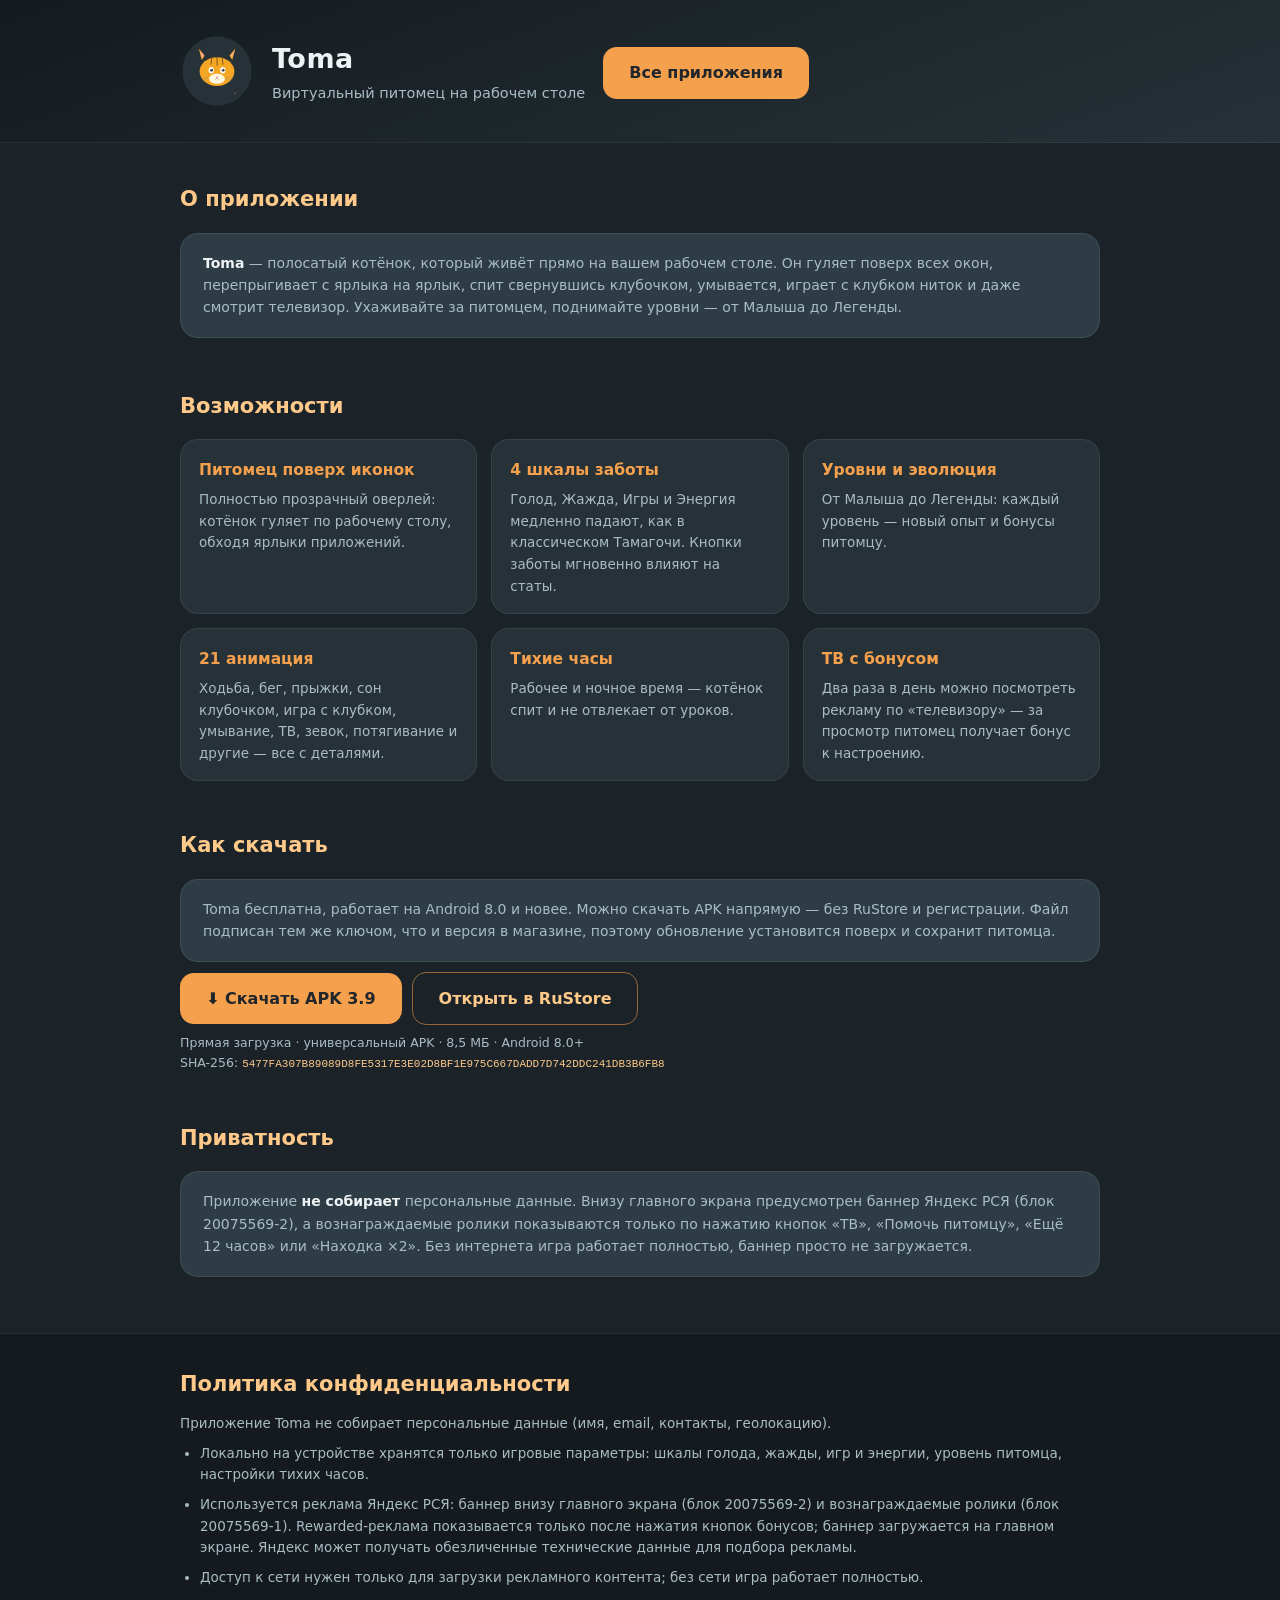
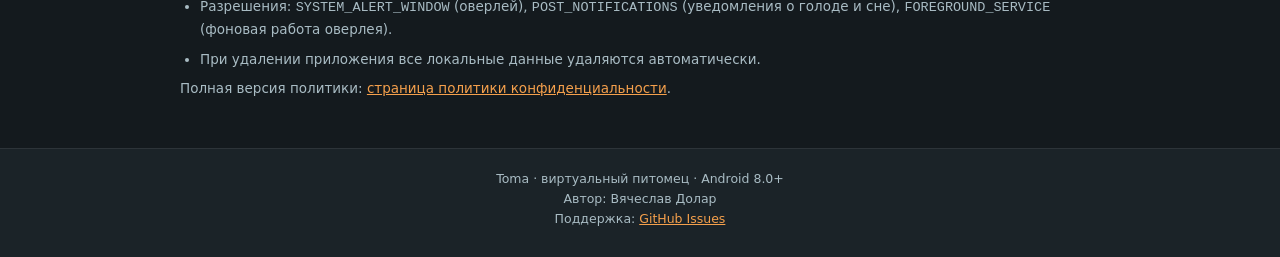
<file: index.html>
<!DOCTYPE html>
<html lang="ru">
<head>
<meta charset="utf-8">
<meta name="viewport" content="width=device-width, initial-scale=1">
<title>Toma — виртуальный питомец на рабочем столе</title>
<meta name="description" content="Toma — полосатый котёнок, который гуляет поверх иконок на рабочем столе. Корми, играй, следи за 4 шкалами. Бесплатно, работает офлайн.">
<meta property="og:title" content="Toma — виртуальный питомец на рабочем столе">
<meta property="og:description" content="Полосатый котёнок гуляет поверх иконок: 4 шкалы, уровни, 21 анимация. Бесплатно, офлайн.">
<meta property="og:type" content="website">
<meta property="og:image" content="assets/icon-512.svg">
<link rel="icon" href="assets/icon-512.svg">
<link rel="stylesheet" href="assets/style.css">
</head>
<body>

<header class="top">
  <div class="wrap top-in">
    <img class="logo" src="assets/icon-512.svg" alt="Иконка приложения Toma — полосатый котёнок">
    <div>
      <h1>Toma</h1>
      <p class="tag">Виртуальный питомец на рабочем столе</p>
    </div>
    <a class="btn top-btn" href="https://takomak2012-cyber.github.io" rel="noopener">Все приложения</a>
  </div>
</header>

<main class="wrap">

  <section>
    <h2>О приложении</h2>
    <div class="facts">
      <b>Toma</b> — полосатый котёнок, который живёт прямо на вашем рабочем столе.
      Он гуляет поверх всех окон, перепрыгивает с ярлыка на ярлык, спит свернувшись клубочком,
      умывается, играет с клубком ниток и даже смотрит телевизор.
      Ухаживайте за питомцем, поднимайте уровни — от Малыша до Легенды.
    </div>
  </section>

  <section>
    <h2>Возможности</h2>
    <div class="cards">
      <div class="card"><h3>Питомец поверх иконок</h3><p>Полностью прозрачный оверлей: котёнок гуляет по рабочему столу, обходя ярлыки приложений.</p></div>
      <div class="card"><h3>4 шкалы заботы</h3><p>Голод, Жажда, Игры и Энергия медленно падают, как в классическом Тамагочи. Кнопки заботы мгновенно влияют на статы.</p></div>
      <div class="card"><h3>Уровни и эволюция</h3><p>От Малыша до Легенды: каждый уровень — новый опыт и бонусы питомцу.</p></div>
      <div class="card"><h3>21 анимация</h3><p>Ходьба, бег, прыжки, сон клубочком, игра с клубком, умывание, ТВ, зевок, потягивание и другие — все с деталями.</p></div>
      <div class="card"><h3>Тихие часы</h3><p>Рабочее и ночное время — котёнок спит и не отвлекает от уроков.</p></div>
      <div class="card"><h3>ТВ с бонусом</h3><p>Два раза в день можно посмотреть рекламу по «телевизору» — за просмотр питомец получает бонус к настроению.</p></div>
    </div>
  </section>

  <section id="download">
    <h2>Как скачать</h2>
    <div class="facts">
      Toma бесплатна, работает на Android 8.0 и новее. Можно скачать APK напрямую —
      без RuStore и регистрации. Файл подписан тем же ключом, что и версия в магазине,
      поэтому обновление установится поверх и сохранит питомца.
    </div>
    <div class="btn-row">
      <a class="btn" href="https://github.com/takomak2012-cyber/Toma/releases/download/v3.9/Tomagochi_v3.9-universal.apk" rel="noopener">⬇ Скачать APK 3.9</a>
      <a class="btn btn-secondary" href="https://www.rustore.ru/catalog/app/com.tomagochi.pet" rel="noopener">Открыть в RuStore</a>
    </div>
    <p class="btn-note">Прямая загрузка · универсальный APK · 8,5 МБ · Android 8.0+<br>
      SHA-256: <code>5477FA307B89089D8FE5317E3E02D8BF1E975C667DADD7D742DDC241DB3B6FB8</code></p>
  </section>

  <section>
    <h2>Приватность</h2>
    <div class="facts">
      Приложение <b>не собирает</b> персональные данные. Внизу главного экрана предусмотрен баннер Яндекс РСЯ (блок 20075569-2),
      а вознаграждаемые ролики показываются только по нажатию кнопок «ТВ», «Помочь питомцу», «Ещё 12 часов» или «Находка ×2».
      Без интернета игра работает полностью, баннер просто не загружается.
    </div>
  </section>

</main>

<div class="policy">
  <div class="wrap">
    <h2>Политика конфиденциальности</h2>
    <p>Приложение Toma не собирает персональные данные (имя, email, контакты, геолокацию).</p>
    <ul>
      <li>Локально на устройстве хранятся только игровые параметры: шкалы голода, жажды, игр и энергии, уровень питомца, настройки тихих часов.</li>
      <li>Используется реклама Яндекс РСЯ: баннер внизу главного экрана (блок 20075569-2) и вознаграждаемые ролики (блок 20075569-1). Rewarded-реклама показывается только после нажатия кнопок бонусов; баннер загружается на главном экране. Яндекс может получать обезличенные технические данные для подбора рекламы.</li>
      <li>Доступ к сети нужен только для загрузки рекламного контента; без сети игра работает полностью.</li>
      <li>Разрешения: <code>SYSTEM_ALERT_WINDOW</code> (оверлей), <code>POST_NOTIFICATIONS</code> (уведомления о голоде и сне), <code>FOREGROUND_SERVICE</code> (фоновая работа оверлея).</li>
      <li>При удалении приложения все локальные данные удаляются автоматически.</li>
    </ul>
    <p>Полная версия политики: <a href="privacy.html">страница политики конфиденциальности</a>.</p>
  </div>
</div>

<footer>
  <div class="wrap">
    Toma · виртуальный питомец · Android 8.0+<br>
    Автор: Вячеслав Долар<br>
    Поддержка: <a href="https://github.com/takomak2012-cyber/Toma/issues">GitHub Issues</a>
  </div>
</footer>

</body>
</html>
</file>
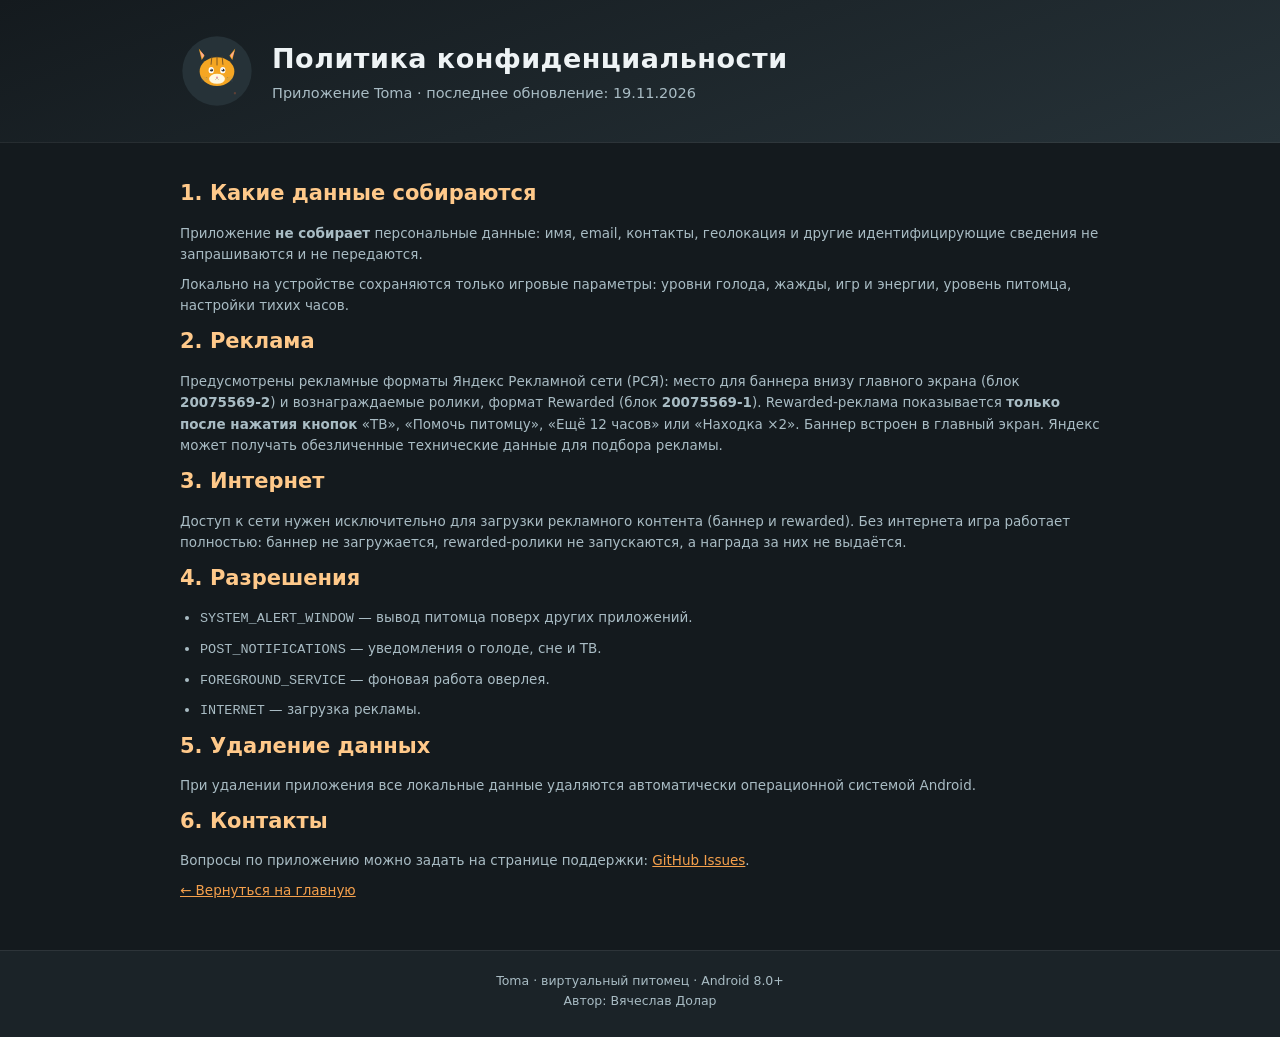
<file: privacy.html>
<!DOCTYPE html>
<html lang="ru">
<head>
<meta charset="utf-8">
<meta name="viewport" content="width=device-width, initial-scale=1">
<title>Политика конфиденциальности — Toma</title>
<link rel="icon" href="assets/icon-512.svg">
<link rel="stylesheet" href="assets/style.css">
</head>
<body>

<header class="top">
  <div class="wrap top-in">
    <img class="logo" src="assets/icon-512.svg" alt="Иконка приложения Toma">
    <div>
      <h1>Политика конфиденциальности</h1>
      <p class="tag">Приложение Toma · последнее обновление: 19.11.2026</p>
    </div>
  </div>
</header>

<div class="policy" style="margin-top:0; border-top:none;">
  <div class="wrap">
    <h2>1. Какие данные собираются</h2>
    <p>Приложение <b>не собирает</b> персональные данные: имя, email, контакты, геолокация и другие идентифицирующие сведения не запрашиваются и не передаются.</p>
    <p>Локально на устройстве сохраняются только игровые параметры: уровни голода, жажды, игр и энергии, уровень питомца, настройки тихих часов.</p>

    <h2>2. Реклама</h2>
    <p>Предусмотрены рекламные форматы Яндекс Рекламной сети (РСЯ): место для баннера внизу главного экрана (блок <b>20075569-2</b>) и вознаграждаемые ролики, формат Rewarded (блок <b>20075569-1</b>). Rewarded-реклама показывается <b>только после нажатия кнопок</b> «ТВ», «Помочь питомцу», «Ещё 12 часов» или «Находка ×2». Баннер встроен в главный экран. Яндекс может получать обезличенные технические данные для подбора рекламы.</p>

    <h2>3. Интернет</h2>
    <p>Доступ к сети нужен исключительно для загрузки рекламного контента (баннер и rewarded). Без интернета игра работает полностью: баннер не загружается, rewarded-ролики не запускаются, а награда за них не выдаётся.</p>

    <h2>4. Разрешения</h2>
    <ul>
      <li><code>SYSTEM_ALERT_WINDOW</code> — вывод питомца поверх других приложений.</li>
      <li><code>POST_NOTIFICATIONS</code> — уведомления о голоде, сне и ТВ.</li>
      <li><code>FOREGROUND_SERVICE</code> — фоновая работа оверлея.</li>
      <li><code>INTERNET</code> — загрузка рекламы.</li>
    </ul>

    <h2>5. Удаление данных</h2>
    <p>При удалении приложения все локальные данные удаляются автоматически операционной системой Android.</p>

    <h2>6. Контакты</h2>
    <p>Вопросы по приложению можно задать на странице поддержки: <a href="https://github.com/takomak2012-cyber/Toma/issues">GitHub Issues</a>.</p>

    <p><a href="index.html">← Вернуться на главную</a></p>
  </div>
</div>

<footer>
  <div class="wrap">
    Toma · виртуальный питомец · Android 8.0+<br>
    Автор: Вячеслав Долар
  </div>
</footer>

</body>
</html>
</file>
<file: assets/style.css>
/* Сайт приложения Toma — тёмно-синяя палитра приложения */
:root {
  --bg: #1b2328;
  --bg-deep: #141a1e;
  --surface: #263238;
  --surface-high: #2e3d45;
  --accent: #f5a04c;
  --accent-soft: #ffc98a;
  --text: #eef3f5;
  --text-dim: #a9bcc4;
  --border: rgba(255, 255, 255, 0.08);
  --radius: 18px;
}

* { margin: 0; padding: 0; box-sizing: border-box; }

body {
  font-family: "Segoe UI", system-ui, -apple-system, sans-serif;
  background: var(--bg);
  color: var(--text);
  line-height: 1.6;
}

a { color: var(--accent); }

.wrap {
  max-width: 960px;
  margin: 0 auto;
  padding: 0 20px;
}

/* Шапка */
.top {
  background: linear-gradient(160deg, var(--bg-deep), var(--surface));
  border-bottom: 1px solid var(--border);
  padding: 34px 0;
}
.top-in { display: flex; align-items: center; gap: 18px; flex-wrap: wrap; }
.top-btn { margin: 0 0 0 auto; white-space: nowrap; }
@media (max-width: 560px) {
  .top-btn { margin-left: 0; }
}
.logo { width: 74px; height: 74px; border-radius: 20px; }
.top h1 { font-size: 27px; letter-spacing: 0.5px; }
.tag { color: var(--text-dim); font-size: 14.5px; margin-top: 2px; }

/* Секции */
section { padding: 40px 0 8px; }
h2 {
  font-size: 21px;
  color: var(--accent-soft);
  margin-bottom: 16px;
}

/* Карточки */
.cards { display: grid; grid-template-columns: repeat(auto-fit, minmax(240px, 1fr)); gap: 14px; }
.card {
  background: var(--surface);
  border: 1px solid var(--border);
  border-radius: var(--radius);
  padding: 18px 18px 16px;
}
.card h3 { font-size: 15.5px; color: var(--accent); margin-bottom: 6px; }
.card p { font-size: 13.5px; color: var(--text-dim); }

/* Факты */
.facts {
  background: var(--surface-high);
  border: 1px solid var(--border);
  border-radius: var(--radius);
  padding: 18px 22px;
  margin: 8px 0 4px;
  font-size: 14px;
  color: var(--text-dim);
}
.facts b { color: var(--text); }

/* Кнопка */
.btn {
  display: inline-block;
  background: var(--accent);
  color: #20262b;
  font-weight: 600;
  text-decoration: none;
  border-radius: 14px;
  padding: 13px 26px;
  margin: 10px 0 6px;
  transition: transform 0.15s ease;
}
.btn:hover { transform: translateY(-2px); }

/* Прямая загрузка */
.btn-row {
  display: flex;
  flex-wrap: wrap;
  gap: 10px;
  align-items: center;
  margin: 10px 0 4px;
}
.btn-row .btn { margin: 0; }
.btn-secondary {
  background: transparent;
  color: var(--accent-soft);
  border: 1px solid rgba(245, 160, 76, 0.55);
}
.btn-secondary:hover { background: rgba(245, 160, 76, 0.08); }
.btn-note {
  font-size: 12.5px;
  color: var(--text-dim);
  margin-top: 8px;
}
.btn-note code {
  font-size: 11px;
  color: var(--accent-soft);
  word-break: break-all;
}

/* Политика */
.policy { background: var(--bg-deep); border-top: 1px solid var(--border); margin-top: 44px; padding: 34px 0 40px; }
.policy h2 { margin-bottom: 12px; }
.policy p, .policy li { font-size: 13.5px; color: var(--text-dim); margin-bottom: 8px; }
.policy ul { padding-left: 20px; }

footer {
  border-top: 1px solid var(--border);
  padding: 20px 0 30px;
  font-size: 12.5px;
  color: var(--text-dim);
  text-align: center;
}
</file>
